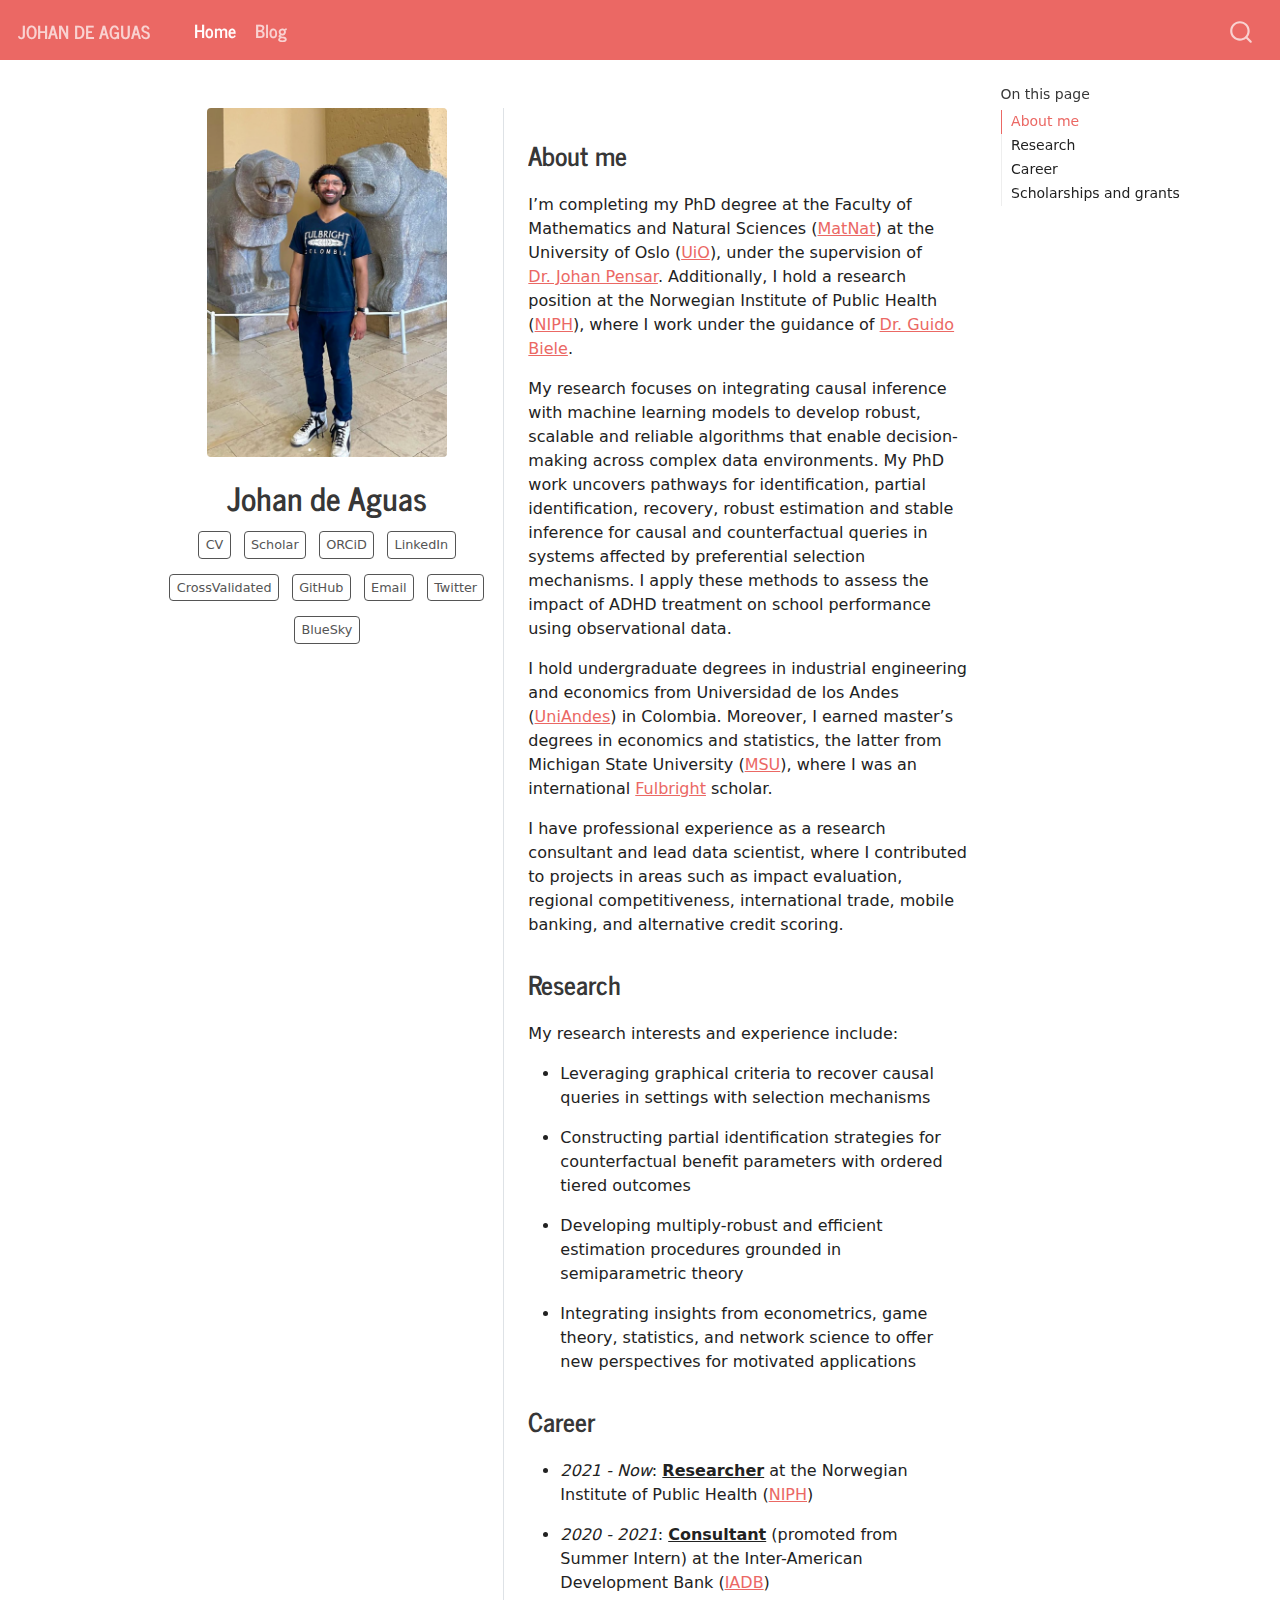
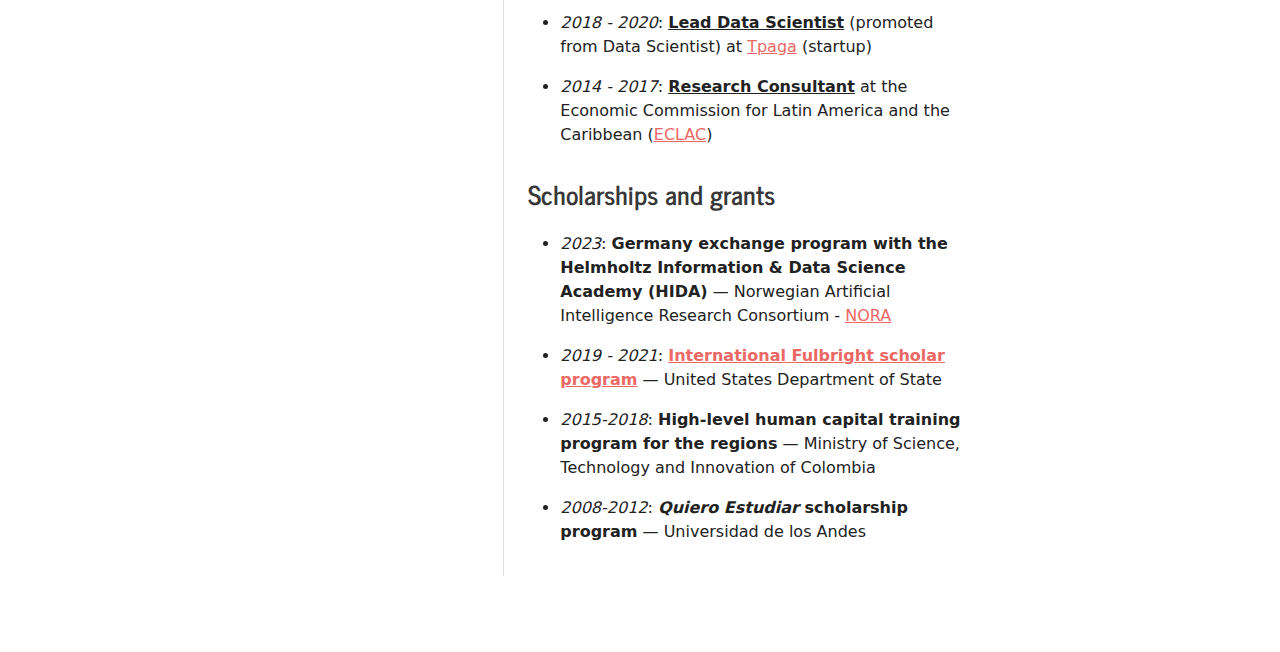
<file: docs/index.html>
<!DOCTYPE html>
<html xmlns="http://www.w3.org/1999/xhtml" lang="en" xml:lang="en"><head>

<meta charset="utf-8">
<meta name="generator" content="quarto-1.3.353">

<meta name="viewport" content="width=device-width, initial-scale=1.0, user-scalable=yes">


<title>Johan de Aguas</title>
<style>
code{white-space: pre-wrap;}
span.smallcaps{font-variant: small-caps;}
div.columns{display: flex; gap: min(4vw, 1.5em);}
div.column{flex: auto; overflow-x: auto;}
div.hanging-indent{margin-left: 1.5em; text-indent: -1.5em;}
ul.task-list{list-style: none;}
ul.task-list li input[type="checkbox"] {
  width: 0.8em;
  margin: 0 0.8em 0.2em -1em; /* quarto-specific, see https://github.com/quarto-dev/quarto-cli/issues/4556 */ 
  vertical-align: middle;
}
</style>


<script src="site_libs/quarto-nav/quarto-nav.js"></script>
<script src="site_libs/quarto-nav/headroom.min.js"></script>
<script src="site_libs/clipboard/clipboard.min.js"></script>
<script src="site_libs/quarto-search/autocomplete.umd.js"></script>
<script src="site_libs/quarto-search/fuse.min.js"></script>
<script src="site_libs/quarto-search/quarto-search.js"></script>
<meta name="quarto:offset" content="./">
<script src="site_libs/quarto-html/quarto.js"></script>
<script src="site_libs/quarto-html/popper.min.js"></script>
<script src="site_libs/quarto-html/tippy.umd.min.js"></script>
<link href="site_libs/quarto-html/tippy.css" rel="stylesheet">
<link href="site_libs/quarto-html/quarto-syntax-highlighting.css" rel="stylesheet" id="quarto-text-highlighting-styles">
<script src="site_libs/bootstrap/bootstrap.min.js"></script>
<link href="site_libs/bootstrap/bootstrap-icons.css" rel="stylesheet">
<link href="site_libs/bootstrap/bootstrap.min.css" rel="stylesheet" id="quarto-bootstrap" data-mode="light">
<script id="quarto-search-options" type="application/json">{
  "location": "navbar",
  "copy-button": false,
  "collapse-after": 3,
  "panel-placement": "end",
  "type": "overlay",
  "limit": 20,
  "language": {
    "search-no-results-text": "No results",
    "search-matching-documents-text": "matching documents",
    "search-copy-link-title": "Copy link to search",
    "search-hide-matches-text": "Hide additional matches",
    "search-more-match-text": "more match in this document",
    "search-more-matches-text": "more matches in this document",
    "search-clear-button-title": "Clear",
    "search-detached-cancel-button-title": "Cancel",
    "search-submit-button-title": "Submit"
  }
}</script>


<link rel="stylesheet" href="styles.css">
</head>

<body class="nav-fixed">

<div id="quarto-search-results"></div>
  <header id="quarto-header" class="headroom fixed-top">
    <nav class="navbar navbar-expand-lg navbar-dark ">
      <div class="navbar-container container-fluid">
      <div class="navbar-brand-container">
    <a class="navbar-brand" href="./index.html">
    <span class="navbar-title">Johan de Aguas</span>
    </a>
  </div>
            <div id="quarto-search" class="" title="Search"></div>
          <button class="navbar-toggler" type="button" data-bs-toggle="collapse" data-bs-target="#navbarCollapse" aria-controls="navbarCollapse" aria-expanded="false" aria-label="Toggle navigation" onclick="if (window.quartoToggleHeadroom) { window.quartoToggleHeadroom(); }">
  <span class="navbar-toggler-icon"></span>
</button>
          <div class="collapse navbar-collapse" id="navbarCollapse">
            <ul class="navbar-nav navbar-nav-scroll me-auto">
  <li class="nav-item">
    <a class="nav-link active" href="./index.html" rel="" target="" aria-current="page">
 <span class="menu-text">Home</span></a>
  </li>  
  <li class="nav-item">
    <a class="nav-link" href="https://johandh2o.github.io/blog/" rel="" target="">
 <span class="menu-text">Blog</span></a>
  </li>  
</ul>
            <div class="quarto-navbar-tools ms-auto">
</div>
          </div> <!-- /navcollapse -->
      </div> <!-- /container-fluid -->
    </nav>
</header>
<!-- content -->
<div id="quarto-content" class="quarto-container page-columns page-rows-contents page-layout-article page-navbar">
<!-- sidebar -->
<!-- margin-sidebar -->
    <div id="quarto-margin-sidebar" class="sidebar margin-sidebar">
        <nav id="TOC" role="doc-toc" class="toc-active">
    <h2 id="toc-title">On this page</h2>
  <ul>
  <li><a href="#about-me" id="toc-about-me" class="nav-link active" data-scroll-target="#about-me">About me</a></li>
  <li><a href="#research" id="toc-research" class="nav-link" data-scroll-target="#research">Research</a></li>
  <li><a href="#career" id="toc-career" class="nav-link" data-scroll-target="#career">Career</a></li>
  <li><a href="#scholarships-and-grants" id="toc-scholarships-and-grants" class="nav-link" data-scroll-target="#scholarships-and-grants">Scholarships and grants</a></li>
  </ul>
</nav>
    </div>
<!-- main -->
<div class="quarto-about-trestles">
  <div class="about-entity">
    <img src="headshot.png" class="about-image
  rounded " style="width: 15em;">
<header id="title-block-header" class="quarto-title-block default">
<div class="quarto-title">
<h1 class="title">Johan de Aguas</h1>
</div>
<div class="quarto-title-meta">
  </div>
</header>
    <div class="about-links">
  <a href="https://drive.google.com/file/d/1mCy2vRoN04KDuXQkHEuUcZSbZkfc_i5v/view?usp=sharing" class="about-link" rel="" target="">
     <span class="about-link-text">CV</span>
  </a>
  <a href="https://scholar.google.com/citations?user=DLTE_HoAAAAJ" class="about-link" rel="" target="">
     <span class="about-link-text">Scholar</span>
  </a>
  <a href="https://orcid.org/0009-0008-0862-8210" class="about-link" rel="" target="">
     <span class="about-link-text">ORCiD</span>
  </a>
  <a href="https://www.linkedin.com/in/johandh2o/" class="about-link" rel="" target="">
     <span class="about-link-text">LinkedIn</span>
  </a>
  <a href="https://stats.stackexchange.com/users/387635/johan-de-aguas" class="about-link" rel="" target="">
     <span class="about-link-text">CrossValidated</span>
  </a>
  <a href="https://github.com/johandh2o" class="about-link" rel="" target="">
     <span class="about-link-text">GitHub</span>
  </a>
  <a href="mailto:johandh2o@gmail.com" class="about-link" rel="" target="">
     <span class="about-link-text">Email</span>
  </a>
  <a href="https://twitter.com/johandh2o" class="about-link" rel="" target="">
     <span class="about-link-text">Twitter</span>
  </a>
  <a href="https://bsky.app/profile/johandh2o.bsky.social" class="about-link" rel="" target="">
     <span class="about-link-text">BlueSky</span>
  </a>
</div>
  </div>
  <div class="about-contents"><main class="content" id="quarto-document-content">

<section id="about-me" class="level2">
<h2 data-anchor-id="about-me">About me</h2>
<p>I’m completing my PhD degree at the Faculty of Mathematics and Natural Sciences (<a href="https://www.mn.uio.no/english/">MatNat</a>) at the University of Oslo (<a href="https://www.uio.no/english/">UiO</a>), under the supervision of <a href="https://www.mn.uio.no/math/english/people/aca/johanpen/">Dr.&nbsp;Johan Pensar</a>. Additionally, I hold a research position at the Norwegian Institute of Public Health (<a href="https://www.fhi.no/en/">NIPH</a>), where I work under the guidance of <a href="https://gbiele.github.io/">Dr.&nbsp;Guido Biele</a>.</p>
<p>My research focuses on integrating causal inference with machine learning models to develop robust, scalable and reliable algorithms that enable decision-making across complex data environments. My PhD work uncovers pathways for identification, partial identification, recovery, robust estimation and stable inference for causal and counterfactual queries in systems affected by preferential selection mechanisms. I apply these methods to assess the impact of ADHD treatment on school performance using observational data.</p>
<p>I hold undergraduate degrees in industrial engineering and economics from Universidad de los Andes (<a href="https://uniandes.edu.co/en">UniAndes</a>) in Colombia. Moreover, I earned master’s degrees in economics and statistics, the latter from Michigan State University (<a href="https://msu.edu/">MSU</a>), where I was an international <a href="https://foreign.fulbrightonline.org/">Fulbright</a> scholar.</p>
<p>I have professional experience as a research consultant and lead data scientist, where I contributed to projects in areas such as impact evaluation, regional competitiveness, international trade, mobile banking, and alternative credit scoring.</p>
</section>
<section id="research" class="level2">
<h2 data-anchor-id="research">Research</h2>
<p>My research interests and experience include:</p>
<ul>
<li><p>Leveraging graphical criteria to recover causal queries in settings with selection mechanisms</p></li>
<li><p>Constructing partial identification strategies for counterfactual benefit parameters with ordered tiered outcomes</p></li>
<li><p>Developing multiply-robust and efficient estimation procedures grounded in semiparametric theory</p></li>
<li><p>Integrating insights from econometrics, game theory, statistics, and network science to offer new perspectives for motivated applications</p></li>
</ul>
</section>
<section id="career" class="level2">
<h2 data-anchor-id="career">Career</h2>
<ul>
<li><p><em>2021 - Now</em>: <u><strong>Researcher</strong></u> at the Norwegian Institute of Public Health (<a href="https://www.fhi.no/en/">NIPH</a>)</p></li>
<li><p><em>2020 - 2021</em>: <u><strong>Consultant</strong></u> (promoted from Summer Intern) at the Inter-American Development Bank (<a href="https://www.iadb.org/en/about-us/overview">IADB</a>)</p></li>
<li><p><em>2018 - 2020</em>: <u><strong>Lead Data Scientist</strong></u> (promoted from Data Scientist) at <a href="https://tpaga.co">Tpaga</a> (startup)</p></li>
<li><p><em>2014 - 2017</em>: <u><strong>Research Consultant</strong></u> at the Economic Commission for Latin America and the Caribbean (<a href="https://www.cepal.org/en/headquarters-and-offices/eclac-bogota">ECLAC</a>)</p></li>
</ul>
</section>
<section id="scholarships-and-grants" class="level2">
<h2 data-anchor-id="scholarships-and-grants">Scholarships and grants</h2>
<ul>
<li><p><em>2023</em>: <strong>Germany exchange program with the Helmholtz Information &amp; Data Science Academy (HIDA)</strong> — Norwegian Artificial Intelligence Research Consortium - <a href="https://www.nora.ai">NORA</a></p></li>
<li><p><em>2019 - 2021</em>: <a href="https://foreign.fulbrightonline.org/"><strong>International Fulbright scholar program</strong></a> — United States Department of State</p></li>
<li><p><em>2015-2018</em>: <strong>High-level human capital training program for the regions</strong> — Ministry of Science, Technology and Innovation of Colombia</p></li>
<li><p><em>2008-2012</em>: <strong><em>Quiero Estudiar</em> scholarship program</strong> — Universidad de los Andes</p></li>
</ul>


</section>
</main></div>
</div>
 <!-- /main -->
<script id="quarto-html-after-body" type="application/javascript">
window.document.addEventListener("DOMContentLoaded", function (event) {
  const toggleBodyColorMode = (bsSheetEl) => {
    const mode = bsSheetEl.getAttribute("data-mode");
    const bodyEl = window.document.querySelector("body");
    if (mode === "dark") {
      bodyEl.classList.add("quarto-dark");
      bodyEl.classList.remove("quarto-light");
    } else {
      bodyEl.classList.add("quarto-light");
      bodyEl.classList.remove("quarto-dark");
    }
  }
  const toggleBodyColorPrimary = () => {
    const bsSheetEl = window.document.querySelector("link#quarto-bootstrap");
    if (bsSheetEl) {
      toggleBodyColorMode(bsSheetEl);
    }
  }
  toggleBodyColorPrimary();  
  const isCodeAnnotation = (el) => {
    for (const clz of el.classList) {
      if (clz.startsWith('code-annotation-')) {                     
        return true;
      }
    }
    return false;
  }
  const clipboard = new window.ClipboardJS('.code-copy-button', {
    text: function(trigger) {
      const codeEl = trigger.previousElementSibling.cloneNode(true);
      for (const childEl of codeEl.children) {
        if (isCodeAnnotation(childEl)) {
          childEl.remove();
        }
      }
      return codeEl.innerText;
    }
  });
  clipboard.on('success', function(e) {
    // button target
    const button = e.trigger;
    // don't keep focus
    button.blur();
    // flash "checked"
    button.classList.add('code-copy-button-checked');
    var currentTitle = button.getAttribute("title");
    button.setAttribute("title", "Copied!");
    let tooltip;
    if (window.bootstrap) {
      button.setAttribute("data-bs-toggle", "tooltip");
      button.setAttribute("data-bs-placement", "left");
      button.setAttribute("data-bs-title", "Copied!");
      tooltip = new bootstrap.Tooltip(button, 
        { trigger: "manual", 
          customClass: "code-copy-button-tooltip",
          offset: [0, -8]});
      tooltip.show();    
    }
    setTimeout(function() {
      if (tooltip) {
        tooltip.hide();
        button.removeAttribute("data-bs-title");
        button.removeAttribute("data-bs-toggle");
        button.removeAttribute("data-bs-placement");
      }
      button.setAttribute("title", currentTitle);
      button.classList.remove('code-copy-button-checked');
    }, 1000);
    // clear code selection
    e.clearSelection();
  });
  function tippyHover(el, contentFn) {
    const config = {
      allowHTML: true,
      content: contentFn,
      maxWidth: 500,
      delay: 100,
      arrow: false,
      appendTo: function(el) {
          return el.parentElement;
      },
      interactive: true,
      interactiveBorder: 10,
      theme: 'quarto',
      placement: 'bottom-start'
    };
    window.tippy(el, config); 
  }
  const noterefs = window.document.querySelectorAll('a[role="doc-noteref"]');
  for (var i=0; i<noterefs.length; i++) {
    const ref = noterefs[i];
    tippyHover(ref, function() {
      // use id or data attribute instead here
      let href = ref.getAttribute('data-footnote-href') || ref.getAttribute('href');
      try { href = new URL(href).hash; } catch {}
      const id = href.replace(/^#\/?/, "");
      const note = window.document.getElementById(id);
      return note.innerHTML;
    });
  }
      let selectedAnnoteEl;
      const selectorForAnnotation = ( cell, annotation) => {
        let cellAttr = 'data-code-cell="' + cell + '"';
        let lineAttr = 'data-code-annotation="' +  annotation + '"';
        const selector = 'span[' + cellAttr + '][' + lineAttr + ']';
        return selector;
      }
      const selectCodeLines = (annoteEl) => {
        const doc = window.document;
        const targetCell = annoteEl.getAttribute("data-target-cell");
        const targetAnnotation = annoteEl.getAttribute("data-target-annotation");
        const annoteSpan = window.document.querySelector(selectorForAnnotation(targetCell, targetAnnotation));
        const lines = annoteSpan.getAttribute("data-code-lines").split(",");
        const lineIds = lines.map((line) => {
          return targetCell + "-" + line;
        })
        let top = null;
        let height = null;
        let parent = null;
        if (lineIds.length > 0) {
            //compute the position of the single el (top and bottom and make a div)
            const el = window.document.getElementById(lineIds[0]);
            top = el.offsetTop;
            height = el.offsetHeight;
            parent = el.parentElement.parentElement;
          if (lineIds.length > 1) {
            const lastEl = window.document.getElementById(lineIds[lineIds.length - 1]);
            const bottom = lastEl.offsetTop + lastEl.offsetHeight;
            height = bottom - top;
          }
          if (top !== null && height !== null && parent !== null) {
            // cook up a div (if necessary) and position it 
            let div = window.document.getElementById("code-annotation-line-highlight");
            if (div === null) {
              div = window.document.createElement("div");
              div.setAttribute("id", "code-annotation-line-highlight");
              div.style.position = 'absolute';
              parent.appendChild(div);
            }
            div.style.top = top - 2 + "px";
            div.style.height = height + 4 + "px";
            let gutterDiv = window.document.getElementById("code-annotation-line-highlight-gutter");
            if (gutterDiv === null) {
              gutterDiv = window.document.createElement("div");
              gutterDiv.setAttribute("id", "code-annotation-line-highlight-gutter");
              gutterDiv.style.position = 'absolute';
              const codeCell = window.document.getElementById(targetCell);
              const gutter = codeCell.querySelector('.code-annotation-gutter');
              gutter.appendChild(gutterDiv);
            }
            gutterDiv.style.top = top - 2 + "px";
            gutterDiv.style.height = height + 4 + "px";
          }
          selectedAnnoteEl = annoteEl;
        }
      };
      const unselectCodeLines = () => {
        const elementsIds = ["code-annotation-line-highlight", "code-annotation-line-highlight-gutter"];
        elementsIds.forEach((elId) => {
          const div = window.document.getElementById(elId);
          if (div) {
            div.remove();
          }
        });
        selectedAnnoteEl = undefined;
      };
      // Attach click handler to the DT
      const annoteDls = window.document.querySelectorAll('dt[data-target-cell]');
      for (const annoteDlNode of annoteDls) {
        annoteDlNode.addEventListener('click', (event) => {
          const clickedEl = event.target;
          if (clickedEl !== selectedAnnoteEl) {
            unselectCodeLines();
            const activeEl = window.document.querySelector('dt[data-target-cell].code-annotation-active');
            if (activeEl) {
              activeEl.classList.remove('code-annotation-active');
            }
            selectCodeLines(clickedEl);
            clickedEl.classList.add('code-annotation-active');
          } else {
            // Unselect the line
            unselectCodeLines();
            clickedEl.classList.remove('code-annotation-active');
          }
        });
      }
  const findCites = (el) => {
    const parentEl = el.parentElement;
    if (parentEl) {
      const cites = parentEl.dataset.cites;
      if (cites) {
        return {
          el,
          cites: cites.split(' ')
        };
      } else {
        return findCites(el.parentElement)
      }
    } else {
      return undefined;
    }
  };
  var bibliorefs = window.document.querySelectorAll('a[role="doc-biblioref"]');
  for (var i=0; i<bibliorefs.length; i++) {
    const ref = bibliorefs[i];
    const citeInfo = findCites(ref);
    if (citeInfo) {
      tippyHover(citeInfo.el, function() {
        var popup = window.document.createElement('div');
        citeInfo.cites.forEach(function(cite) {
          var citeDiv = window.document.createElement('div');
          citeDiv.classList.add('hanging-indent');
          citeDiv.classList.add('csl-entry');
          var biblioDiv = window.document.getElementById('ref-' + cite);
          if (biblioDiv) {
            citeDiv.innerHTML = biblioDiv.innerHTML;
          }
          popup.appendChild(citeDiv);
        });
        return popup.innerHTML;
      });
    }
  }
});
</script>
</div> <!-- /content -->



</body></html>
</file>
<file: docs/site_libs/quarto-html/tippy.css>
.tippy-box[data-animation=fade][data-state=hidden]{opacity:0}[data-tippy-root]{max-width:calc(100vw - 10px)}.tippy-box{position:relative;background-color:#333;color:#fff;border-radius:4px;font-size:14px;line-height:1.4;white-space:normal;outline:0;transition-property:transform,visibility,opacity}.tippy-box[data-placement^=top]>.tippy-arrow{bottom:0}.tippy-box[data-placement^=top]>.tippy-arrow:before{bottom:-7px;left:0;border-width:8px 8px 0;border-top-color:initial;transform-origin:center top}.tippy-box[data-placement^=bottom]>.tippy-arrow{top:0}.tippy-box[data-placement^=bottom]>.tippy-arrow:before{top:-7px;left:0;border-width:0 8px 8px;border-bottom-color:initial;transform-origin:center bottom}.tippy-box[data-placement^=left]>.tippy-arrow{right:0}.tippy-box[data-placement^=left]>.tippy-arrow:before{border-width:8px 0 8px 8px;border-left-color:initial;right:-7px;transform-origin:center left}.tippy-box[data-placement^=right]>.tippy-arrow{left:0}.tippy-box[data-placement^=right]>.tippy-arrow:before{left:-7px;border-width:8px 8px 8px 0;border-right-color:initial;transform-origin:center right}.tippy-box[data-inertia][data-state=visible]{transition-timing-function:cubic-bezier(.54,1.5,.38,1.11)}.tippy-arrow{width:16px;height:16px;color:#333}.tippy-arrow:before{content:"";position:absolute;border-color:transparent;border-style:solid}.tippy-content{position:relative;padding:5px 9px;z-index:1}
</file>
<file: docs/site_libs/quarto-html/quarto-syntax-highlighting.css>
/* quarto syntax highlight colors */
:root {
  --quarto-hl-ot-color: #003B4F;
  --quarto-hl-at-color: #657422;
  --quarto-hl-ss-color: #20794D;
  --quarto-hl-an-color: #5E5E5E;
  --quarto-hl-fu-color: #4758AB;
  --quarto-hl-st-color: #20794D;
  --quarto-hl-cf-color: #003B4F;
  --quarto-hl-op-color: #5E5E5E;
  --quarto-hl-er-color: #AD0000;
  --quarto-hl-bn-color: #AD0000;
  --quarto-hl-al-color: #AD0000;
  --quarto-hl-va-color: #111111;
  --quarto-hl-bu-color: inherit;
  --quarto-hl-ex-color: inherit;
  --quarto-hl-pp-color: #AD0000;
  --quarto-hl-in-color: #5E5E5E;
  --quarto-hl-vs-color: #20794D;
  --quarto-hl-wa-color: #5E5E5E;
  --quarto-hl-do-color: #5E5E5E;
  --quarto-hl-im-color: #00769E;
  --quarto-hl-ch-color: #20794D;
  --quarto-hl-dt-color: #AD0000;
  --quarto-hl-fl-color: #AD0000;
  --quarto-hl-co-color: #5E5E5E;
  --quarto-hl-cv-color: #5E5E5E;
  --quarto-hl-cn-color: #8f5902;
  --quarto-hl-sc-color: #5E5E5E;
  --quarto-hl-dv-color: #AD0000;
  --quarto-hl-kw-color: #003B4F;
}

/* other quarto variables */
:root {
  --quarto-font-monospace: SFMono-Regular, Menlo, Monaco, Consolas, "Liberation Mono", "Courier New", monospace;
}

pre > code.sourceCode > span {
  color: #003B4F;
}

code span {
  color: #003B4F;
}

code.sourceCode > span {
  color: #003B4F;
}

div.sourceCode,
div.sourceCode pre.sourceCode {
  color: #003B4F;
}

code span.ot {
  color: #003B4F;
  font-style: inherit;
}

code span.at {
  color: #657422;
  font-style: inherit;
}

code span.ss {
  color: #20794D;
  font-style: inherit;
}

code span.an {
  color: #5E5E5E;
  font-style: inherit;
}

code span.fu {
  color: #4758AB;
  font-style: inherit;
}

code span.st {
  color: #20794D;
  font-style: inherit;
}

code span.cf {
  color: #003B4F;
  font-style: inherit;
}

code span.op {
  color: #5E5E5E;
  font-style: inherit;
}

code span.er {
  color: #AD0000;
  font-style: inherit;
}

code span.bn {
  color: #AD0000;
  font-style: inherit;
}

code span.al {
  color: #AD0000;
  font-style: inherit;
}

code span.va {
  color: #111111;
  font-style: inherit;
}

code span.bu {
  font-style: inherit;
}

code span.ex {
  font-style: inherit;
}

code span.pp {
  color: #AD0000;
  font-style: inherit;
}

code span.in {
  color: #5E5E5E;
  font-style: inherit;
}

code span.vs {
  color: #20794D;
  font-style: inherit;
}

code span.wa {
  color: #5E5E5E;
  font-style: italic;
}

code span.do {
  color: #5E5E5E;
  font-style: italic;
}

code span.im {
  color: #00769E;
  font-style: inherit;
}

code span.ch {
  color: #20794D;
  font-style: inherit;
}

code span.dt {
  color: #AD0000;
  font-style: inherit;
}

code span.fl {
  color: #AD0000;
  font-style: inherit;
}

code span.co {
  color: #5E5E5E;
  font-style: inherit;
}

code span.cv {
  color: #5E5E5E;
  font-style: italic;
}

code span.cn {
  color: #8f5902;
  font-style: inherit;
}

code span.sc {
  color: #5E5E5E;
  font-style: inherit;
}

code span.dv {
  color: #AD0000;
  font-style: inherit;
}

code span.kw {
  color: #003B4F;
  font-style: inherit;
}

.prevent-inlining {
  content: "</";
}

/*# sourceMappingURL=debc5d5d77c3f9108843748ff7464032.css.map */
</file>
<file: docs/styles.css>
/* css styles */
</file>
